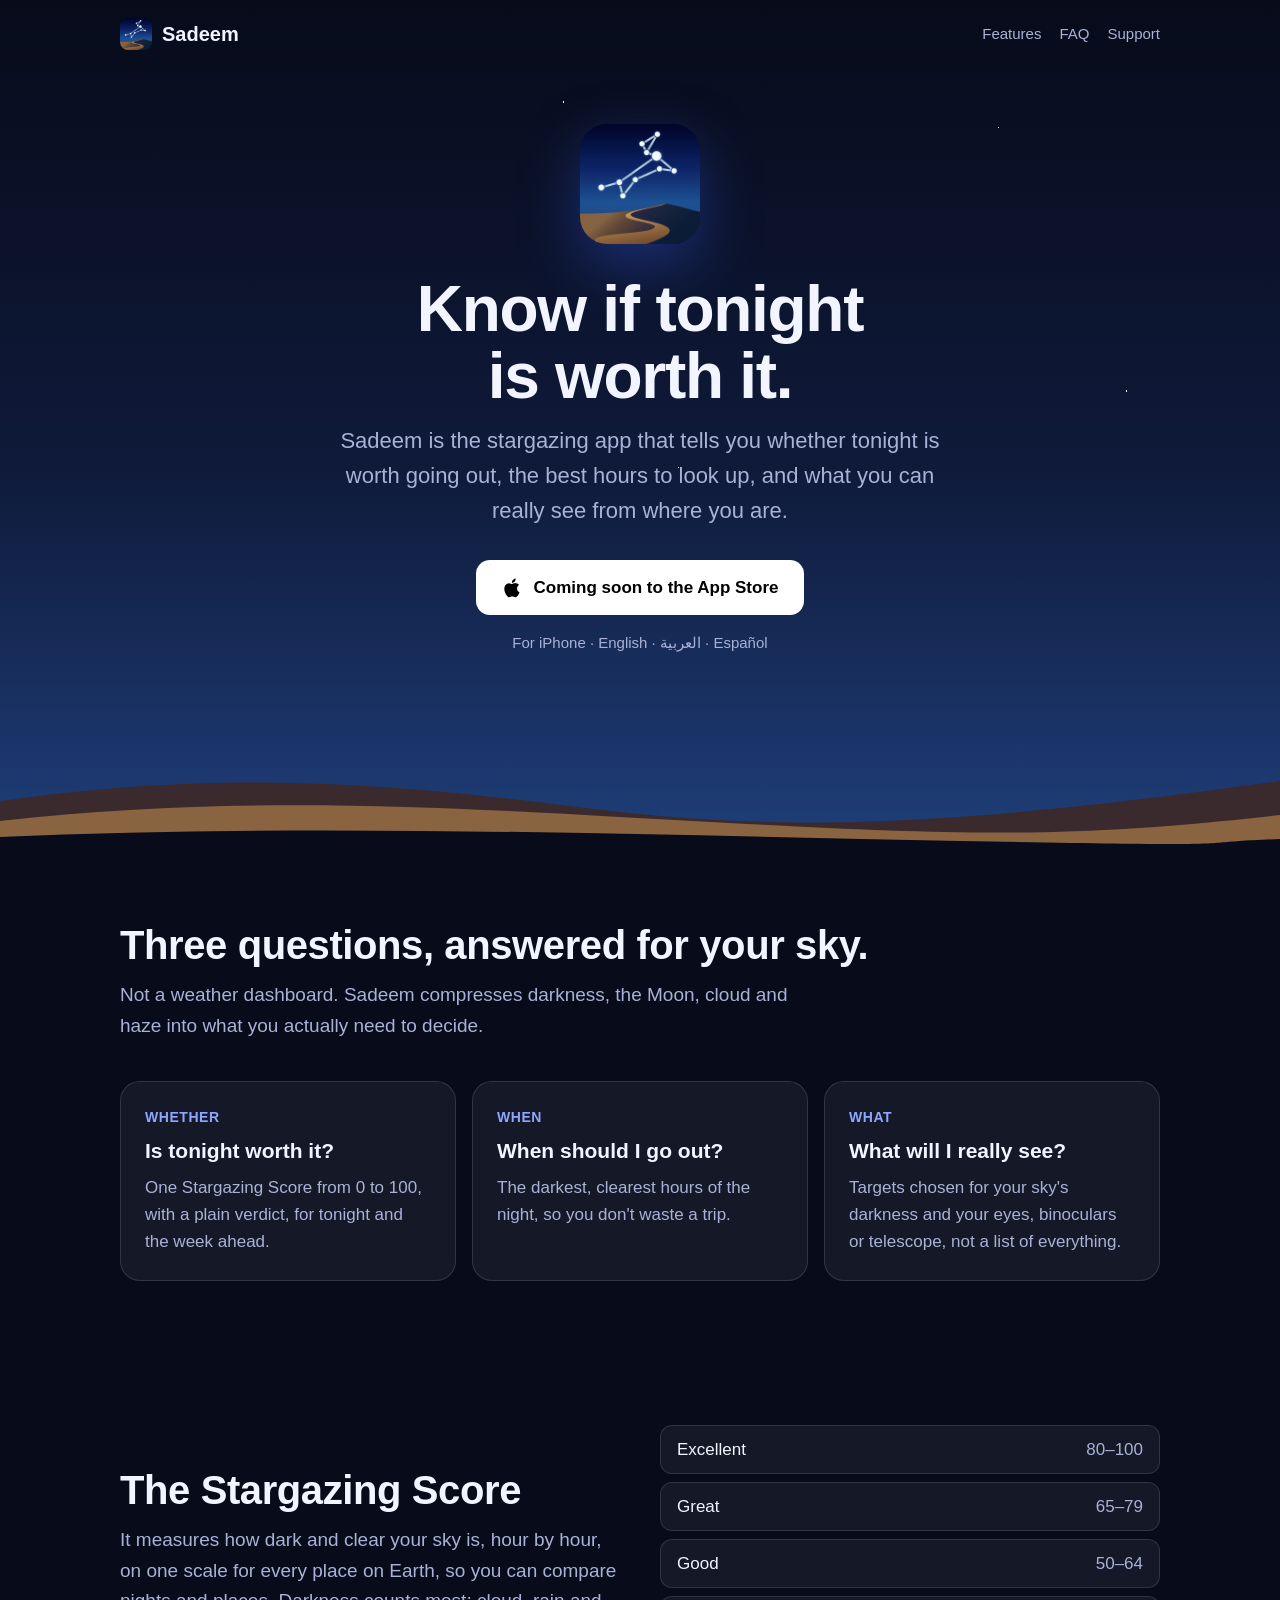
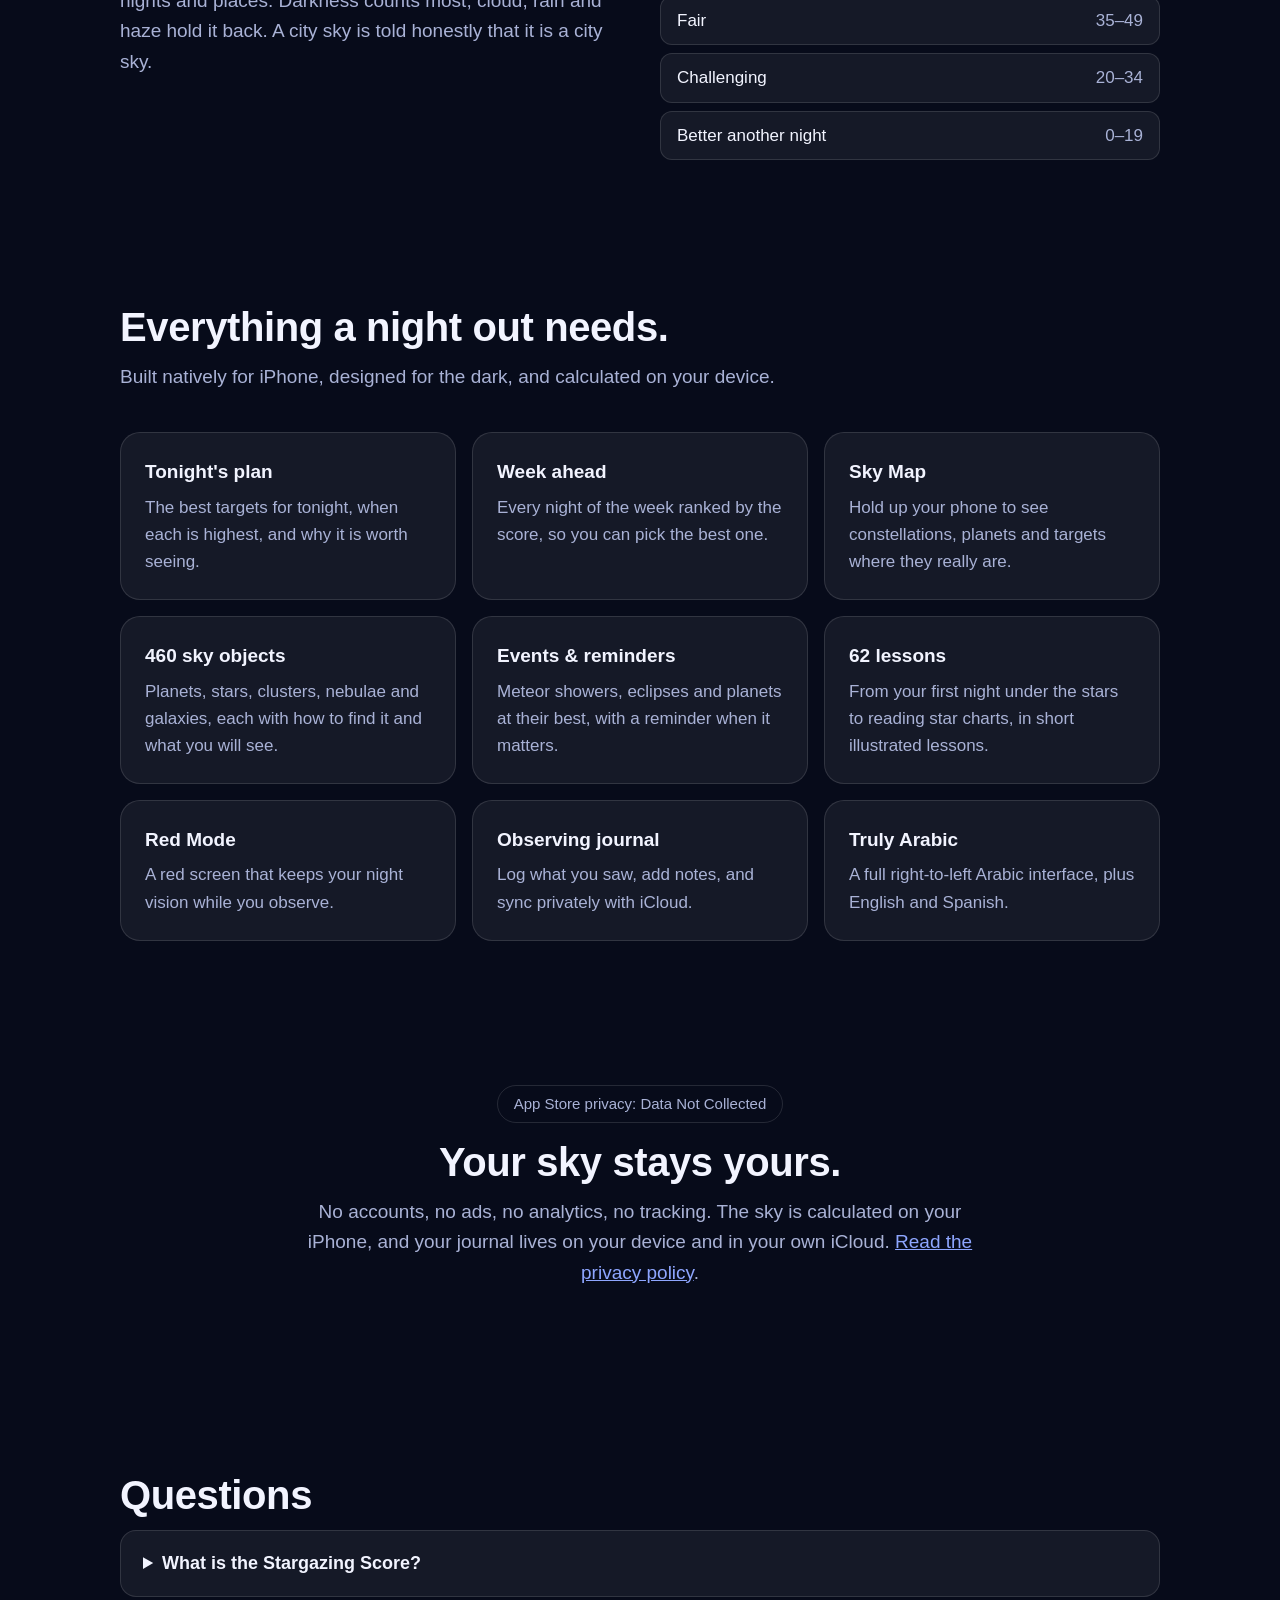
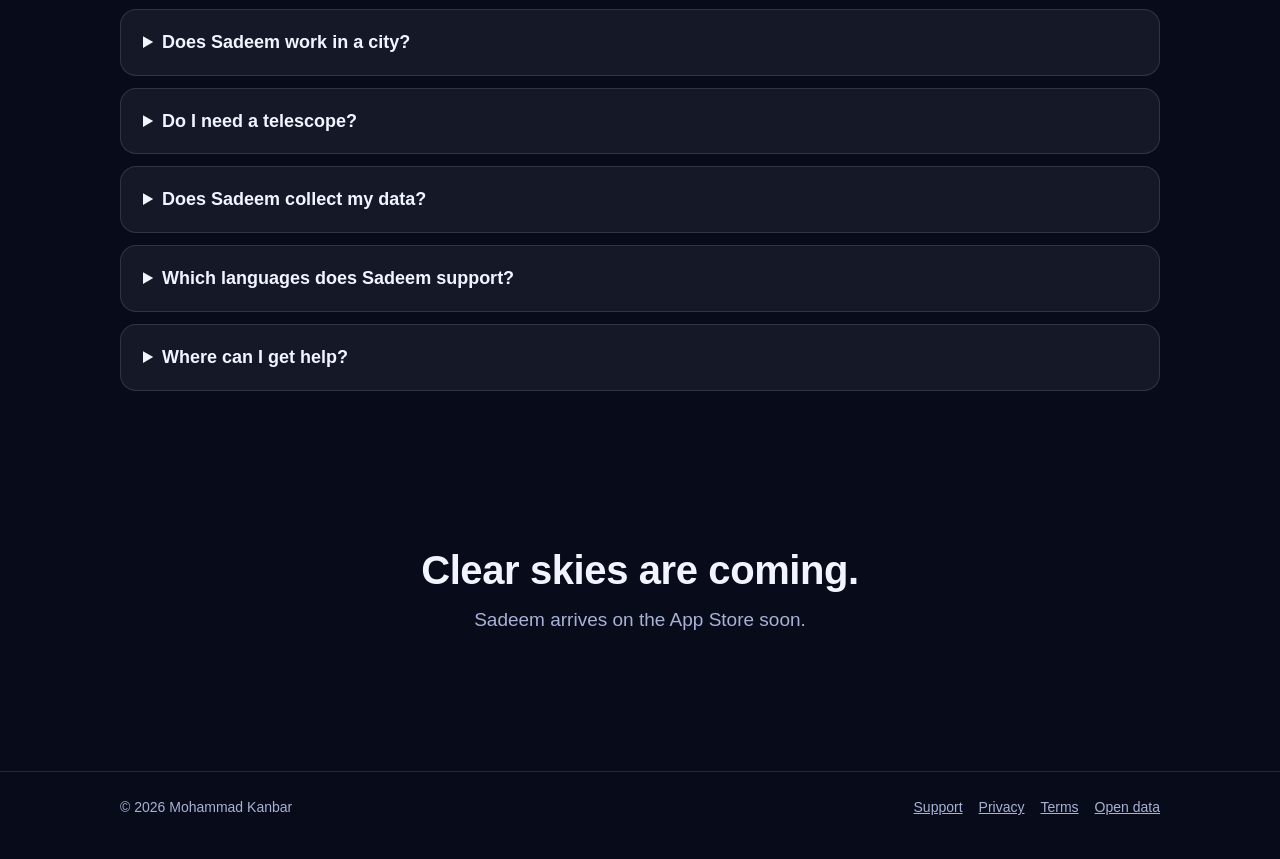
<file: index.html>
<!doctype html>
<html lang="en">
<head>
<meta charset="utf-8">
<meta name="viewport" content="width=device-width, initial-scale=1">
<title>Sadeem — Stargazing App &amp; Star Map for iPhone</title>
<meta name="description" content="Sadeem tells you if tonight is worth stargazing, the best hours to go out, and what you can really see from where you are: planets, stars, galaxies and meteor showers. In English, Arabic and Spanish.">
<link rel="canonical" href="https://sadeem-app.com/">
<link rel="icon" href="/img/favicon.png" type="image/png">
<link rel="apple-touch-icon" href="/img/apple-touch-icon.png">
<meta name="theme-color" content="#070b1a">
<meta property="og:type" content="website">
<meta property="og:site_name" content="Sadeem">
<meta property="og:title" content="Sadeem — Stargazing App &amp; Star Map">
<meta property="og:description" content="Is tonight worth stargazing? When should you go out, and what will you actually see? Sadeem answers for your sky.">
<meta property="og:url" content="https://sadeem-app.com/">
<meta property="og:image" content="https://sadeem-app.com/img/icon-512.png">
<meta name="twitter:card" content="summary">
<script type="application/ld+json">
{
  "@context": "https://schema.org",
  "@type": "MobileApplication",
  "name": "Sadeem: Stargazing & Star Map",
  "alternateName": "سديم",
  "operatingSystem": "iOS",
  "applicationCategory": "ReferenceApplication",
  "description": "A stargazing app that tells you whether tonight is worth observing, when, and what you can really see from your location.",
  "inLanguage": ["en", "ar", "es"],
  "image": "https://sadeem-app.com/img/icon-512.png",
  "url": "https://sadeem-app.com/",
  "author": { "@type": "Person", "name": "Mohammad Kanbar" }
}
</script>
<script type="application/ld+json">
{
  "@context": "https://schema.org",
  "@type": "FAQPage",
  "mainEntity": [
    { "@type": "Question", "name": "What is the Stargazing Score?",
      "acceptedAnswer": { "@type": "Answer", "text": "A number from 0 to 100 that measures how dark and clear your sky is, hour by hour. It counts the darkness of your site, twilight and the Moon most, and cloud, rain and haze limit it. Places and nights are scored on one scale, so you can compare them." } },
    { "@type": "Question", "name": "Does Sadeem work in a city?",
      "acceptedAnswer": { "@type": "Answer", "text": "Yes. Sadeem estimates the light pollution where you are and only recommends what you can realistically see, such as the Moon, planets and bright stars and clusters. It also tells you how much more a darker site would show." } },
    { "@type": "Question", "name": "Does Sadeem collect my data?",
      "acceptedAnswer": { "@type": "Answer", "text": "No. There are no accounts, ads, analytics or tracking. Your journal stays on your device and in your own iCloud if you turn sync on." } },
    { "@type": "Question", "name": "Which languages does Sadeem support?",
      "acceptedAnswer": { "@type": "Answer", "text": "English, Arabic and Spanish, including a full right-to-left Arabic interface." } }
  ]
}
</script>
<style>
:root {
  --night: #070b1a;
  --night-2: #0f1a3a;
  --dusk: #1f3f7a;
  --text: #f2f4ff;
  --muted: #a9b2d6;
  --card: rgba(255, 255, 255, 0.06);
  --line: rgba(255, 255, 255, 0.12);
  --accent: #8ea6ff;
  --sand: #c99a5b;
  color-scheme: dark;
}
* { box-sizing: border-box; }
html { scroll-behavior: smooth; }
@media (prefers-reduced-motion: reduce) { html { scroll-behavior: auto; } }
body {
  margin: 0; background: var(--night); color: var(--text);
  font: 17px/1.6 -apple-system, BlinkMacSystemFont, "SF Pro Text", "Segoe UI", Roboto, sans-serif;
  -webkit-font-smoothing: antialiased;
}
a { color: var(--accent); }
.wrap { max-width: 1080px; margin: 0 auto; padding: 0 20px; }
header.top { display: flex; align-items: center; justify-content: space-between; gap: 12px; padding: 18px 0; }
.brand { display: flex; align-items: center; gap: 10px; color: var(--text); text-decoration: none; font-weight: 700; font-size: 20px; }
.brand img { width: 32px; height: 32px; border-radius: 8px; }
header.top nav { display: flex; gap: 18px; flex-wrap: wrap; }
header.top nav a { color: var(--muted); text-decoration: none; font-size: 15px; }
header.top nav a:hover { color: var(--text); }

.sky {
  position: relative; overflow: hidden;
  background:
    radial-gradient(1px 1px at 12% 18%, #fff 50%, transparent 51%),
    radial-gradient(1px 1px at 28% 42%, #dfe6ff 50%, transparent 51%),
    radial-gradient(1.5px 1.5px at 44% 12%, #fff 50%, transparent 51%),
    radial-gradient(1px 1px at 63% 30%, #fff 50%, transparent 51%),
    radial-gradient(1px 1px at 78% 15%, #cfd8ff 50%, transparent 51%),
    radial-gradient(1.5px 1.5px at 88% 46%, #fff 50%, transparent 51%),
    radial-gradient(1px 1px at 7% 60%, #fff 50%, transparent 51%),
    radial-gradient(1px 1px at 53% 55%, #e6ebff 50%, transparent 51%),
    radial-gradient(1px 1px at 35% 70%, #fff 50%, transparent 51%),
    radial-gradient(1px 1px at 70% 66%, #fff 50%, transparent 51%),
    radial-gradient(1px 1px at 94% 72%, #dfe6ff 50%, transparent 51%),
    radial-gradient(1px 1px at 20% 84%, #fff 50%, transparent 51%),
    linear-gradient(180deg, var(--night) 0%, var(--night-2) 55%, var(--dusk) 100%);
}
.hero { position: relative; text-align: center; padding: 56px 0 180px; }
.hero .icon { width: 120px; height: 120px; border-radius: 27px; box-shadow: 0 20px 60px rgba(60, 100, 255, 0.35); }
.hero h1 { font-size: clamp(40px, 7vw, 64px); line-height: 1.05; margin: 24px 0 12px; letter-spacing: -0.02em; }
.hero p.lead { font-size: clamp(18px, 2.4vw, 22px); color: var(--muted); max-width: 640px; margin: 0 auto; }
.cta { display: inline-flex; align-items: center; gap: 10px; margin-top: 32px; padding: 14px 26px; border-radius: 14px;
  background: #fff; color: #000; text-decoration: none; font-weight: 600; font-size: 17px; }
.cta svg { width: 22px; height: 22px; }
.cta[aria-disabled="true"] { cursor: default; }
.langs { margin-top: 16px; color: var(--muted); font-size: 15px; }
.dunes { position: absolute; left: 0; right: 0; bottom: -1px; width: 100%; height: 140px; display: block; }

section { padding: 72px 0; }
section h2 { font-size: clamp(28px, 4vw, 40px); line-height: 1.15; margin: 0 0 12px; letter-spacing: -0.01em; }
section p.sub { color: var(--muted); font-size: 19px; max-width: 680px; margin: 0 0 40px; }

.questions { display: grid; grid-template-columns: repeat(auto-fit, minmax(220px, 1fr)); gap: 16px; }
.q { background: var(--card); border: 1px solid var(--line); border-radius: 20px; padding: 24px; }
.q .n { font-size: 14px; color: var(--accent); font-weight: 600; letter-spacing: 0.04em; text-transform: uppercase; }
.q h3 { margin: 6px 0 6px; font-size: 21px; }
.q p { margin: 0; color: var(--muted); }

.score { display: grid; grid-template-columns: minmax(0, 1fr) minmax(0, 1fr); gap: 40px; align-items: center; }
.bands { list-style: none; padding: 0; margin: 0; display: grid; gap: 8px; }
.bands li { display: flex; justify-content: space-between; gap: 12px; background: var(--card); border: 1px solid var(--line);
  border-radius: 12px; padding: 10px 16px; }
.bands span:last-child { color: var(--muted); font-variant-numeric: tabular-nums; }

.features { display: grid; grid-template-columns: repeat(auto-fit, minmax(260px, 1fr)); gap: 16px; }
.f { background: var(--card); border: 1px solid var(--line); border-radius: 20px; padding: 24px; }
.f h3 { margin: 0 0 6px; font-size: 19px; }
.f p { margin: 0; color: var(--muted); }

.privacy { text-align: center; }
.privacy .badge { display: inline-block; border: 1px solid var(--line); border-radius: 999px; padding: 6px 16px; color: var(--muted); font-size: 15px; margin-bottom: 16px; }
.privacy p.sub { margin-left: auto; margin-right: auto; }

details { background: var(--card); border: 1px solid var(--line); border-radius: 16px; padding: 18px 22px; margin-bottom: 12px; }
summary { cursor: pointer; font-weight: 600; font-size: 18px; }
details p { color: var(--muted); margin: 10px 0 0; }

.final { text-align: center; padding-bottom: 96px; }
footer { border-top: 1px solid var(--line); color: var(--muted); font-size: 14px; padding: 24px 0 40px; }
footer .wrap { display: flex; flex-wrap: wrap; justify-content: space-between; gap: 12px; }
footer nav { display: flex; gap: 16px; flex-wrap: wrap; }
footer a { color: var(--muted); }

@media (max-width: 720px) {
  .score { grid-template-columns: 1fr; }
  .hero { padding-bottom: 140px; }
  section { padding: 56px 0; }
}
</style>
</head>
<body>

<div class="sky">
  <div class="wrap">
    <header class="top">
      <a class="brand" href="/"><img src="/img/apple-touch-icon.png" alt="" width="32" height="32">Sadeem</a>
      <nav><a href="#features">Features</a><a href="#faq">FAQ</a><a href="/support/">Support</a></nav>
    </header>
    <div class="hero">
      <img class="icon" src="/img/icon-512.png" alt="Sadeem app icon: a constellation over desert dunes" width="120" height="120">
      <h1>Know if tonight<br>is worth it.</h1>
      <p class="lead">Sadeem is the stargazing app that tells you whether tonight is worth going out, the best hours to look up, and what you can really see from where you are.</p>
      <a class="cta" href="#notify" aria-disabled="true">
        <svg viewBox="0 0 24 24" aria-hidden="true"><path fill="currentColor" d="M16.4 12.6c0-2.6 2.1-3.8 2.2-3.9-1.2-1.8-3.1-2-3.7-2-1.6-.2-3.1.9-3.9.9-.8 0-2-.9-3.4-.9-1.7 0-3.3 1-4.2 2.6-1.8 3.1-.5 7.7 1.3 10.2.9 1.2 1.9 2.6 3.2 2.6 1.3-.1 1.8-.8 3.3-.8s2 .8 3.4.8c1.4 0 2.3-1.3 3.1-2.5 1-1.4 1.4-2.8 1.4-2.9 0 0-2.7-1-2.7-4.1zM13.9 4.9c.7-.9 1.2-2 1-3.2-1 0-2.3.7-3 1.6-.7.8-1.3 2-1.1 3.1 1.1.1 2.3-.6 3.1-1.5z"/></svg>
        Coming soon to the App Store
      </a>
      <p class="langs">For iPhone · English · العربية · Español</p>
    </div>
  </div>
  <svg class="dunes" viewBox="0 0 1440 140" preserveAspectRatio="none" aria-hidden="true">
    <path d="M0 90 C 240 60, 420 70, 640 95 S 1040 120, 1440 70 L1440 140 L0 140 Z" fill="#3a2a2e"/>
    <path d="M0 110 C 300 80, 560 100, 820 112 S 1200 128, 1440 104 L1440 140 L0 140 Z" fill="#8a6440"/>
    <path d="M0 126 C 360 112, 720 124, 1080 130 S 1320 132, 1440 128 L1440 140 L0 140 Z" fill="#070b1a"/>
  </svg>
</div>

<main>
  <section>
    <div class="wrap">
      <h2>Three questions, answered for your sky.</h2>
      <p class="sub">Not a weather dashboard. Sadeem compresses darkness, the Moon, cloud and haze into what you actually need to decide.</p>
      <div class="questions">
        <div class="q"><div class="n">Whether</div><h3>Is tonight worth it?</h3><p>One Stargazing Score from 0 to 100, with a plain verdict, for tonight and the week ahead.</p></div>
        <div class="q"><div class="n">When</div><h3>When should I go out?</h3><p>The darkest, clearest hours of the night, so you don't waste a trip.</p></div>
        <div class="q"><div class="n">What</div><h3>What will I really see?</h3><p>Targets chosen for your sky's darkness and your eyes, binoculars or telescope, not a list of everything.</p></div>
      </div>
    </div>
  </section>

  <section>
    <div class="wrap score">
      <div>
        <h2>The Stargazing Score</h2>
        <p class="sub">It measures how dark and clear your sky is, hour by hour, on one scale for every place on Earth, so you can compare nights and places. Darkness counts most; cloud, rain and haze hold it back. A city sky is told honestly that it is a city sky.</p>
      </div>
      <ul class="bands" aria-label="Score bands">
        <li><span>Excellent</span><span>80–100</span></li>
        <li><span>Great</span><span>65–79</span></li>
        <li><span>Good</span><span>50–64</span></li>
        <li><span>Fair</span><span>35–49</span></li>
        <li><span>Challenging</span><span>20–34</span></li>
        <li><span>Better another night</span><span>0–19</span></li>
      </ul>
    </div>
  </section>

  <section id="features">
    <div class="wrap">
      <h2>Everything a night out needs.</h2>
      <p class="sub">Built natively for iPhone, designed for the dark, and calculated on your device.</p>
      <div class="features">
        <div class="f"><h3>Tonight's plan</h3><p>The best targets for tonight, when each is highest, and why it is worth seeing.</p></div>
        <div class="f"><h3>Week ahead</h3><p>Every night of the week ranked by the score, so you can pick the best one.</p></div>
        <div class="f"><h3>Sky Map</h3><p>Hold up your phone to see constellations, planets and targets where they really are.</p></div>
        <div class="f"><h3>460 sky objects</h3><p>Planets, stars, clusters, nebulae and galaxies, each with how to find it and what you will see.</p></div>
        <div class="f"><h3>Events &amp; reminders</h3><p>Meteor showers, eclipses and planets at their best, with a reminder when it matters.</p></div>
        <div class="f"><h3>62 lessons</h3><p>From your first night under the stars to reading star charts, in short illustrated lessons.</p></div>
        <div class="f"><h3>Red Mode</h3><p>A red screen that keeps your night vision while you observe.</p></div>
        <div class="f"><h3>Observing journal</h3><p>Log what you saw, add notes, and sync privately with iCloud.</p></div>
        <div class="f"><h3>Truly Arabic</h3><p>A full right-to-left Arabic interface, plus English and Spanish.</p></div>
      </div>
    </div>
  </section>

  <section class="privacy">
    <div class="wrap">
      <div class="badge">App Store privacy: Data Not Collected</div>
      <h2>Your sky stays yours.</h2>
      <p class="sub">No accounts, no ads, no analytics, no tracking. The sky is calculated on your iPhone, and your journal lives on your device and in your own iCloud. <a href="/privacy/">Read the privacy policy</a>.</p>
    </div>
  </section>

  <section id="faq">
    <div class="wrap">
      <h2>Questions</h2>
      <details><summary>What is the Stargazing Score?</summary><p>A number from 0 to 100 that measures how dark and clear your sky is, hour by hour. It counts the darkness of your site, twilight and the Moon most, and cloud, rain and haze limit it. Places and nights are scored on one scale, so you can compare them.</p></details>
      <details><summary>Does Sadeem work in a city?</summary><p>Yes. Sadeem estimates the light pollution where you are and only recommends what you can realistically see, such as the Moon, planets and bright stars and clusters. It also tells you how much more a darker site would show.</p></details>
      <details><summary>Do I need a telescope?</summary><p>No. Sadeem plans for your eyes first, and also for binoculars and telescopes.</p></details>
      <details><summary>Does Sadeem collect my data?</summary><p>No. There are no accounts, ads, analytics or tracking. Your journal stays on your device and in your own iCloud if you turn sync on.</p></details>
      <details><summary>Which languages does Sadeem support?</summary><p>English, Arabic and Spanish, including a full right-to-left Arabic interface.</p></details>
      <details><summary>Where can I get help?</summary><p>Visit <a href="/support/">Support</a> or email <a href="mailto:support@sadeem-app.com">support@sadeem-app.com</a>.</p></details>
    </div>
  </section>

  <section class="final" id="notify">
    <div class="wrap">
      <h2>Clear skies are coming.</h2>
      <p class="sub" style="margin-left:auto;margin-right:auto">Sadeem arrives on the App Store soon.</p>
    </div>
  </section>
</main>

<footer>
  <div class="wrap">
    <span>© 2026 Mohammad Kanbar</span>
    <nav><a href="/support/">Support</a><a href="/privacy/">Privacy</a><a href="/terms/">Terms</a><a href="/data/">Open data</a></nav>
  </div>
</footer>
</body>
</html>
</file>
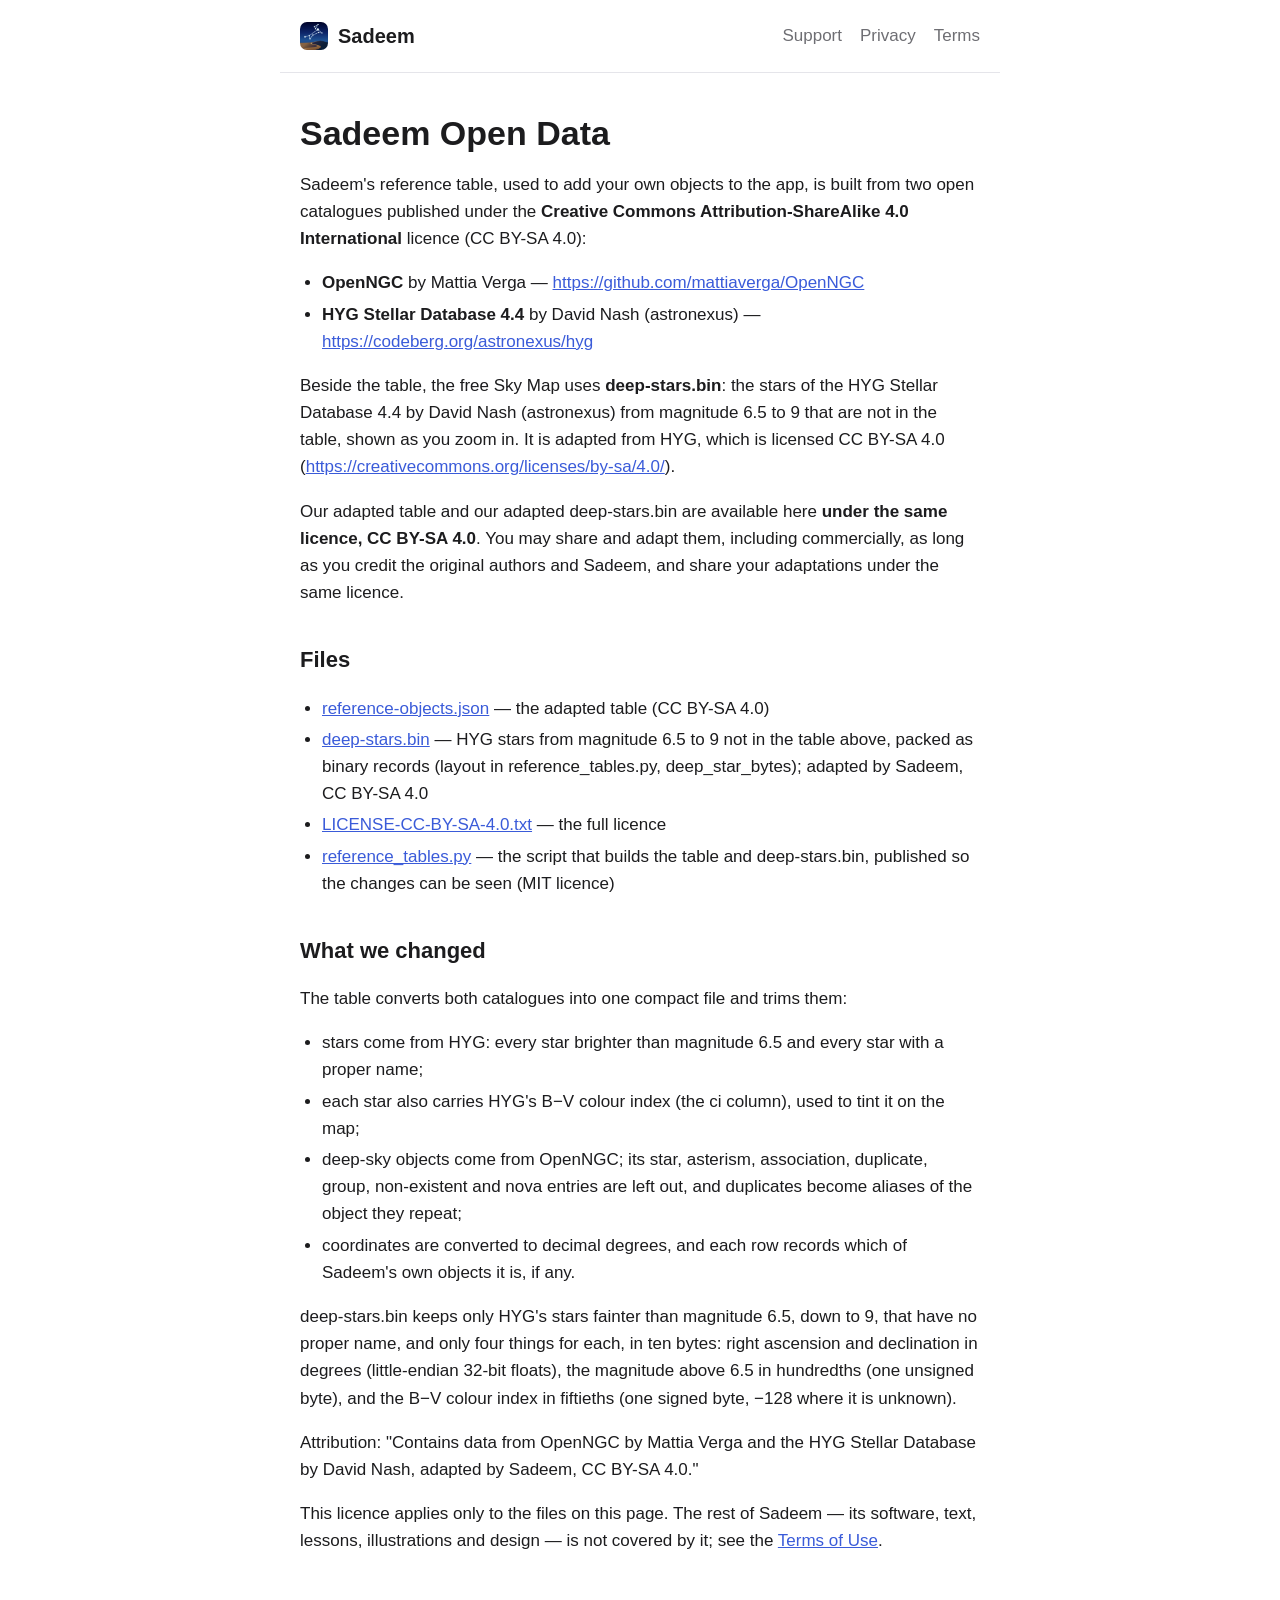
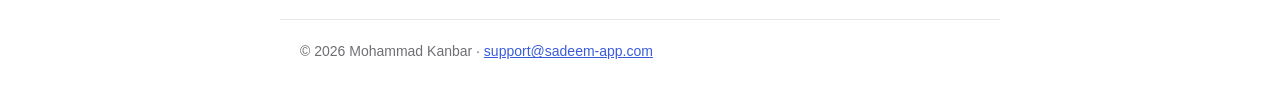
<file: data/index.html>
<!doctype html>
<html lang="en">
<head>
<meta charset="utf-8">
<meta name="viewport" content="width=device-width, initial-scale=1">
<title>Open Data — Sadeem</title>
<link rel="icon" href="/img/favicon.png" type="image/png">
<link rel="apple-touch-icon" href="/img/apple-touch-icon.png">
<link rel="stylesheet" href="/style.css">
</head>
<body>
<header><a class="brand" href="/"><img src="/img/apple-touch-icon.png" alt="" width="28" height="28">Sadeem</a>
<nav><a href="/support/">Support</a><a href="/privacy/">Privacy</a><a href="/terms/">Terms</a></nav></header>
<main>
<h1>Sadeem Open Data</h1>
<p>Sadeem's reference table, used to add your own objects to the app, is built from two open catalogues published under the <strong>Creative Commons Attribution-ShareAlike 4.0 International</strong> licence (CC BY-SA 4.0):</p>
<ul><li><strong>OpenNGC</strong> by Mattia Verga — <a href="https://github.com/mattiaverga/OpenNGC">https://github.com/mattiaverga/OpenNGC</a></li><li><strong>HYG Stellar Database 4.4</strong> by David Nash (astronexus) — <a href="https://codeberg.org/astronexus/hyg">https://codeberg.org/astronexus/hyg</a></li></ul>
<p>Beside the table, the free Sky Map uses <strong>deep-stars.bin</strong>: the stars of the HYG Stellar Database 4.4 by David Nash (astronexus) from magnitude 6.5 to 9 that are not in the table, shown as you zoom in. It is adapted from HYG, which is licensed CC BY-SA 4.0 (<a href="https://creativecommons.org/licenses/by-sa/4.0/">https://creativecommons.org/licenses/by-sa/4.0/</a>).</p>
<p>Our adapted table and our adapted deep-stars.bin are available here <strong>under the same licence, CC BY-SA 4.0</strong>. You may share and adapt them, including commercially, as long as you credit the original authors and Sadeem, and share your adaptations under the same licence.</p>
<h2>Files</h2>
<ul><li><a href="/data/reference-objects.json">reference-objects.json</a> — the adapted table (CC BY-SA 4.0)</li><li><a href="/data/deep-stars.bin">deep-stars.bin</a> — HYG stars from magnitude 6.5 to 9 not in the table above, packed as binary records (layout in reference_tables.py, deep_star_bytes); adapted by Sadeem, CC BY-SA 4.0</li><li><a href="/data/LICENSE-CC-BY-SA-4.0.txt">LICENSE-CC-BY-SA-4.0.txt</a> — the full licence</li><li><a href="/data/reference_tables.py">reference_tables.py</a> — the script that builds the table and deep-stars.bin, published so the changes can be seen (MIT licence)</li></ul>
<h2>What we changed</h2>
<p>The table converts both catalogues into one compact file and trims them:</p>
<ul><li>stars come from HYG: every star brighter than magnitude 6.5 and every star with a proper name;</li><li>each star also carries HYG's B−V colour index (the ci column), used to tint it on the map;</li><li>deep-sky objects come from OpenNGC; its star, asterism, association, duplicate, group, non-existent and nova entries are left out, and duplicates become aliases of the object they repeat;</li><li>coordinates are converted to decimal degrees, and each row records which of Sadeem's own objects it is, if any.</li></ul>
<p>deep-stars.bin keeps only HYG's stars fainter than magnitude 6.5, down to 9, that have no proper name, and only four things for each, in ten bytes: right ascension and declination in degrees (little-endian 32-bit floats), the magnitude above 6.5 in hundredths (one unsigned byte), and the B−V colour index in fiftieths (one signed byte, −128 where it is unknown).</p>
<p>Attribution: "Contains data from OpenNGC by Mattia Verga and the HYG Stellar Database by David Nash, adapted by Sadeem, CC BY-SA 4.0."</p>
<p>This licence applies only to the files on this page. The rest of Sadeem — its software, text, lessons, illustrations and design — is not covered by it; see the <a href="/terms/">Terms of Use</a>.</p>
</main>
<footer>© 2026 Mohammad Kanbar · <a href="mailto:support@sadeem-app.com">support@sadeem-app.com</a></footer>
</body>
</html>
</file>
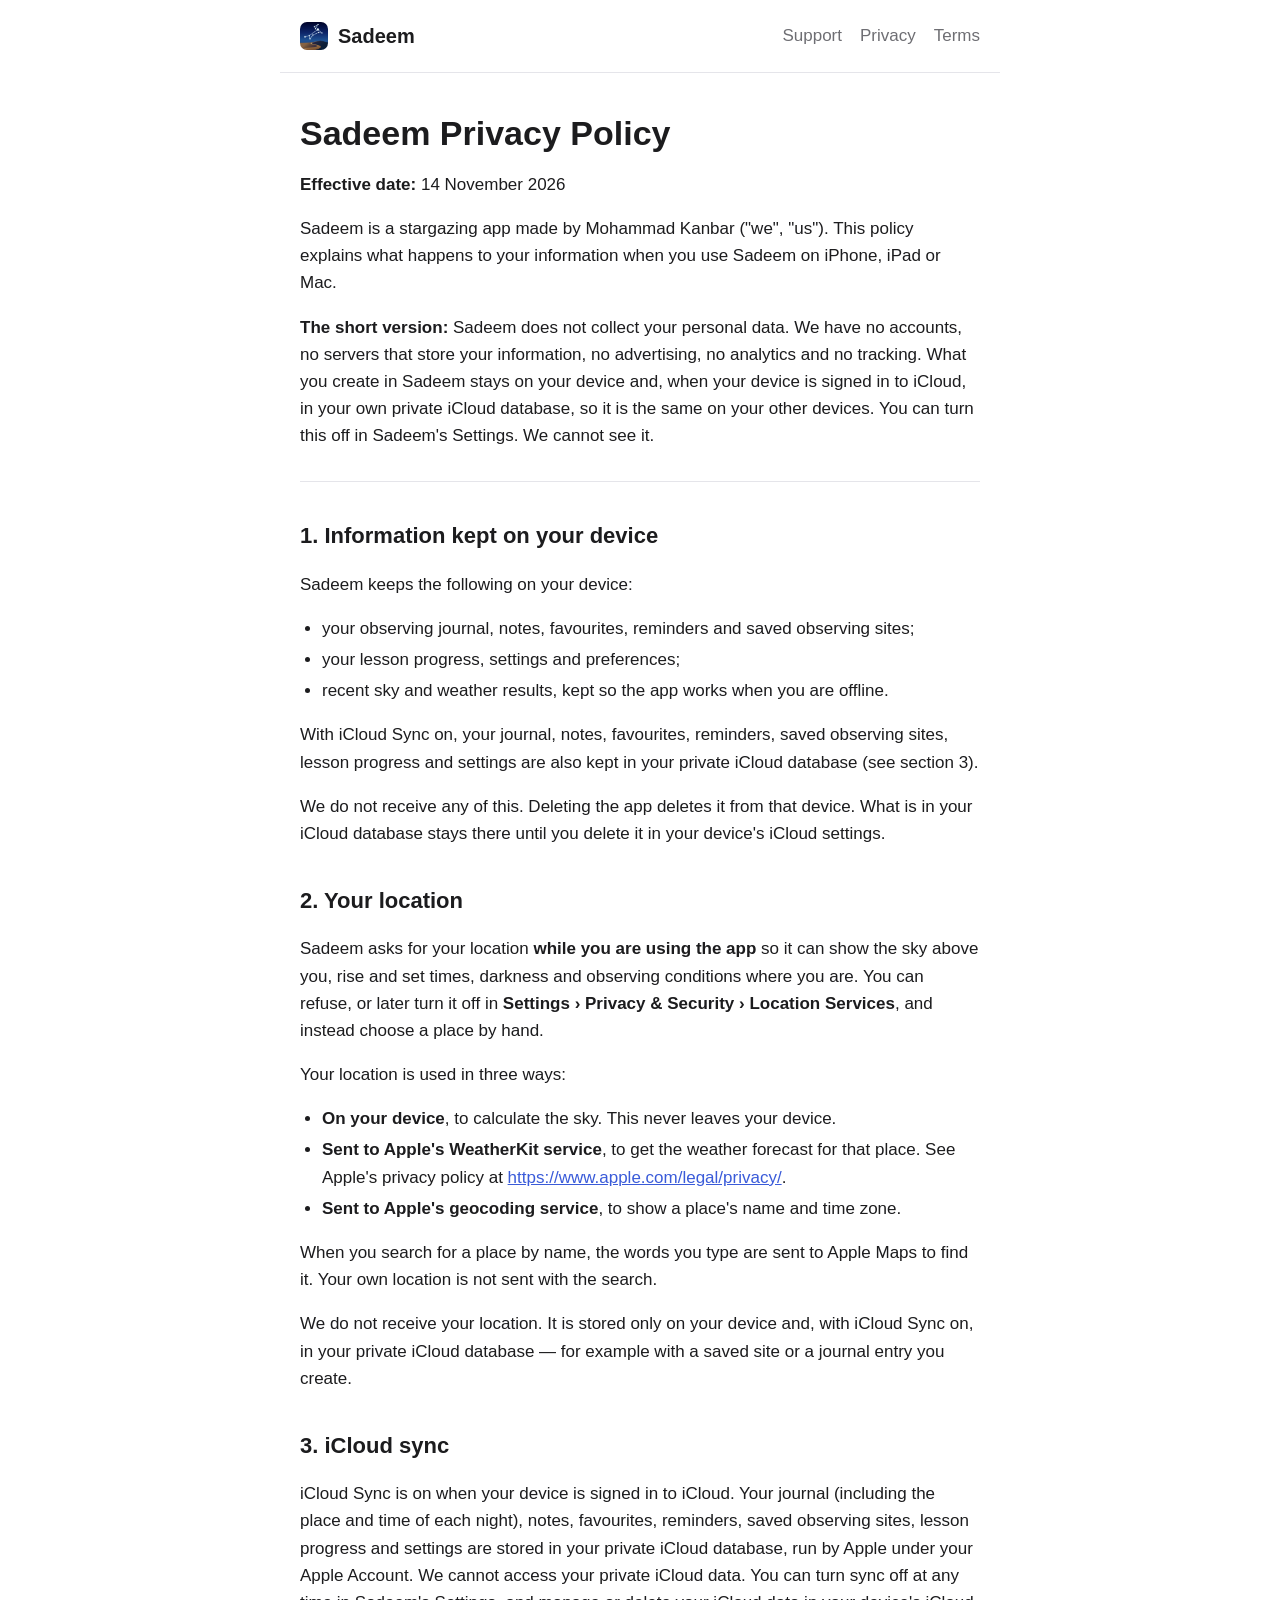
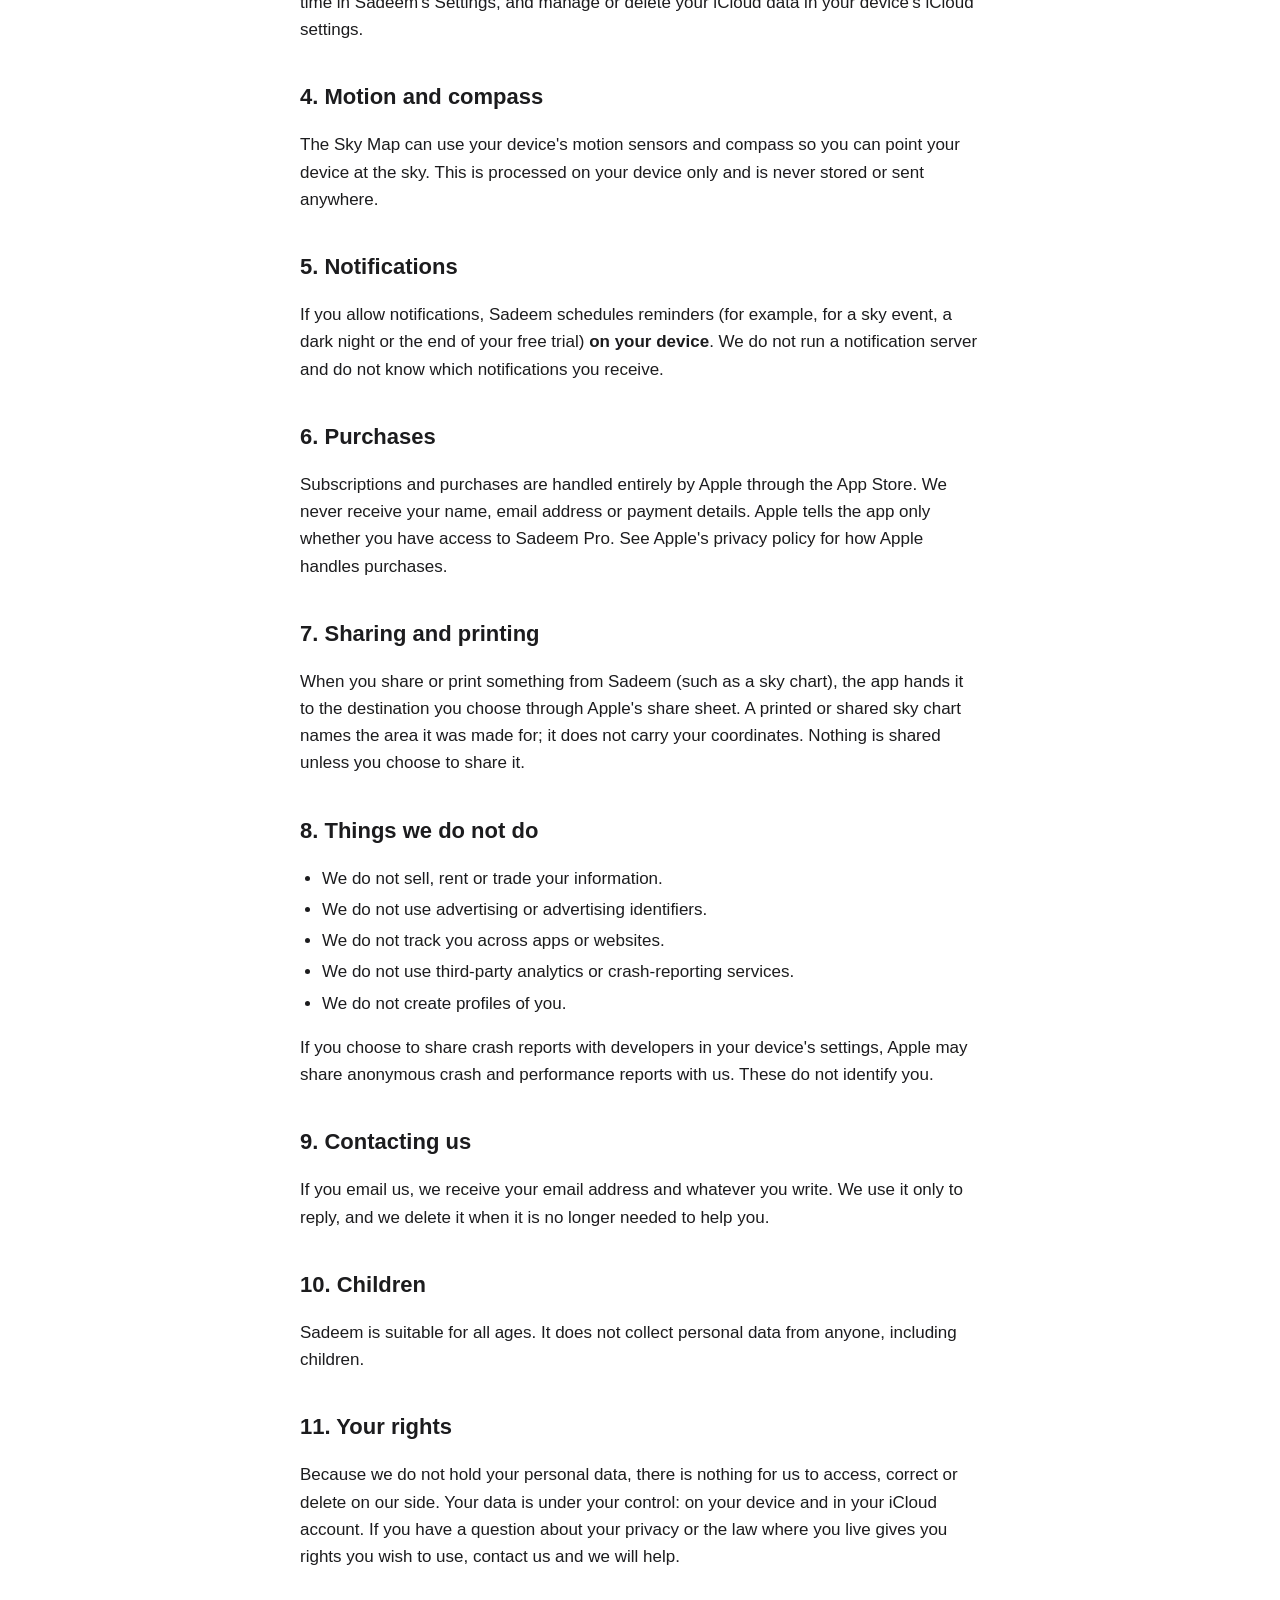
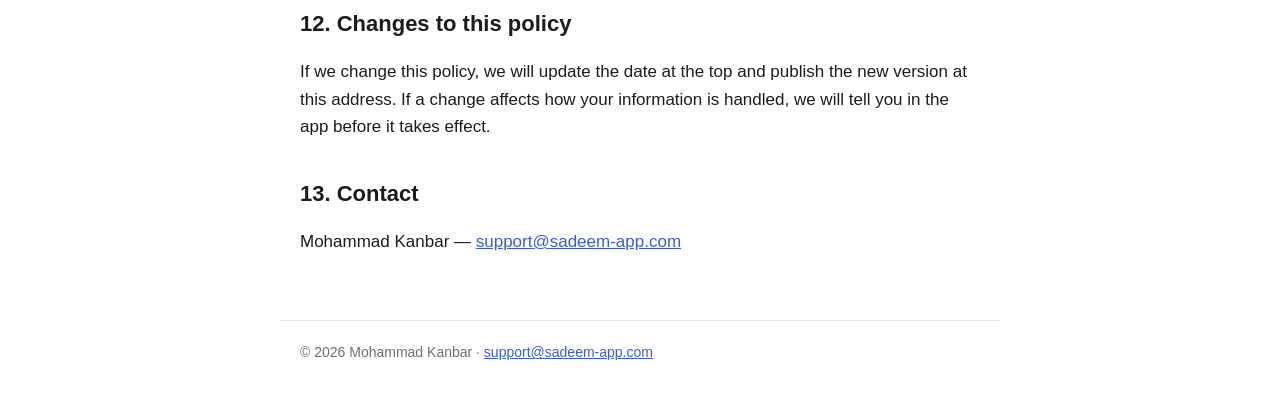
<file: privacy/index.html>
<!doctype html>
<html lang="en">
<head>
<meta charset="utf-8">
<meta name="viewport" content="width=device-width, initial-scale=1">
<title>Privacy Policy — Sadeem</title>
<link rel="icon" href="/img/favicon.png" type="image/png">
<link rel="apple-touch-icon" href="/img/apple-touch-icon.png">
<link rel="stylesheet" href="/style.css">
</head>
<body>
<header><a class="brand" href="/"><img src="/img/apple-touch-icon.png" alt="" width="28" height="28">Sadeem</a>
<nav><a href="/support/">Support</a><a href="/privacy/">Privacy</a><a href="/terms/">Terms</a></nav></header>
<main>
<h1>Sadeem Privacy Policy</h1>
<p><strong>Effective date:</strong> 14 November 2026</p>
<p>Sadeem is a stargazing app made by Mohammad Kanbar ("we", "us"). This policy explains what happens to your information when you use Sadeem on iPhone, iPad or Mac.</p>
<p><strong>The short version:</strong> Sadeem does not collect your personal data. We have no accounts, no servers that store your information, no advertising, no analytics and no tracking. What you create in Sadeem stays on your device and, when your device is signed in to iCloud, in your own private iCloud database, so it is the same on your other devices. You can turn this off in Sadeem's Settings. We cannot see it.</p>
<hr>
<h2>1. Information kept on your device</h2>
<p>Sadeem keeps the following on your device:</p>
<ul><li>your observing journal, notes, favourites, reminders and saved observing sites;</li><li>your lesson progress, settings and preferences;</li><li>recent sky and weather results, kept so the app works when you are offline.</li></ul>
<p>With iCloud Sync on, your journal, notes, favourites, reminders, saved observing sites, lesson progress and settings are also kept in your private iCloud database (see section 3).</p>
<p>We do not receive any of this. Deleting the app deletes it from that device. What is in your iCloud database stays there until you delete it in your device's iCloud settings.</p>
<h2>2. Your location</h2>
<p>Sadeem asks for your location <strong>while you are using the app</strong> so it can show the sky above you, rise and set times, darkness and observing conditions where you are. You can refuse, or later turn it off in <strong>Settings › Privacy &amp; Security › Location Services</strong>, and instead choose a place by hand.</p>
<p>Your location is used in three ways:</p>
<ul><li><strong>On your device</strong>, to calculate the sky. This never leaves your device.</li><li><strong>Sent to Apple's WeatherKit service</strong>, to get the weather forecast for that place. See Apple's privacy policy at <a href="https://www.apple.com/legal/privacy/">https://www.apple.com/legal/privacy/</a>.</li><li><strong>Sent to Apple's geocoding service</strong>, to show a place's name and time zone.</li></ul>
<p>When you search for a place by name, the words you type are sent to Apple Maps to find it. Your own location is not sent with the search.</p>
<p>We do not receive your location. It is stored only on your device and, with iCloud Sync on, in your private iCloud database — for example with a saved site or a journal entry you create.</p>
<h2>3. iCloud sync</h2>
<p>iCloud Sync is on when your device is signed in to iCloud. Your journal (including the place and time of each night), notes, favourites, reminders, saved observing sites, lesson progress and settings are stored in your private iCloud database, run by Apple under your Apple Account. We cannot access your private iCloud data. You can turn sync off at any time in Sadeem's Settings, and manage or delete your iCloud data in your device's iCloud settings.</p>
<h2>4. Motion and compass</h2>
<p>The Sky Map can use your device's motion sensors and compass so you can point your device at the sky. This is processed on your device only and is never stored or sent anywhere.</p>
<h2>5. Notifications</h2>
<p>If you allow notifications, Sadeem schedules reminders (for example, for a sky event, a dark night or the end of your free trial) <strong>on your device</strong>. We do not run a notification server and do not know which notifications you receive.</p>
<h2>6. Purchases</h2>
<p>Subscriptions and purchases are handled entirely by Apple through the App Store. We never receive your name, email address or payment details. Apple tells the app only whether you have access to Sadeem Pro. See Apple's privacy policy for how Apple handles purchases.</p>
<h2>7. Sharing and printing</h2>
<p>When you share or print something from Sadeem (such as a sky chart), the app hands it to the destination you choose through Apple's share sheet. A printed or shared sky chart names the area it was made for; it does not carry your coordinates. Nothing is shared unless you choose to share it.</p>
<h2>8. Things we do not do</h2>
<ul><li>We do not sell, rent or trade your information.</li><li>We do not use advertising or advertising identifiers.</li><li>We do not track you across apps or websites.</li><li>We do not use third-party analytics or crash-reporting services.</li><li>We do not create profiles of you.</li></ul>
<p>If you choose to share crash reports with developers in your device's settings, Apple may share anonymous crash and performance reports with us. These do not identify you.</p>
<h2>9. Contacting us</h2>
<p>If you email us, we receive your email address and whatever you write. We use it only to reply, and we delete it when it is no longer needed to help you.</p>
<h2>10. Children</h2>
<p>Sadeem is suitable for all ages. It does not collect personal data from anyone, including children.</p>
<h2>11. Your rights</h2>
<p>Because we do not hold your personal data, there is nothing for us to access, correct or delete on our side. Your data is under your control: on your device and in your iCloud account. If you have a question about your privacy or the law where you live gives you rights you wish to use, contact us and we will help.</p>
<h2>12. Changes to this policy</h2>
<p>If we change this policy, we will update the date at the top and publish the new version at this address. If a change affects how your information is handled, we will tell you in the app before it takes effect.</p>
<h2>13. Contact</h2>
<p>Mohammad Kanbar — <a href="mailto:support@sadeem-app.com">support@sadeem-app.com</a></p>
</main>
<footer>© 2026 Mohammad Kanbar · <a href="mailto:support@sadeem-app.com">support@sadeem-app.com</a></footer>
</body>
</html>
</file>
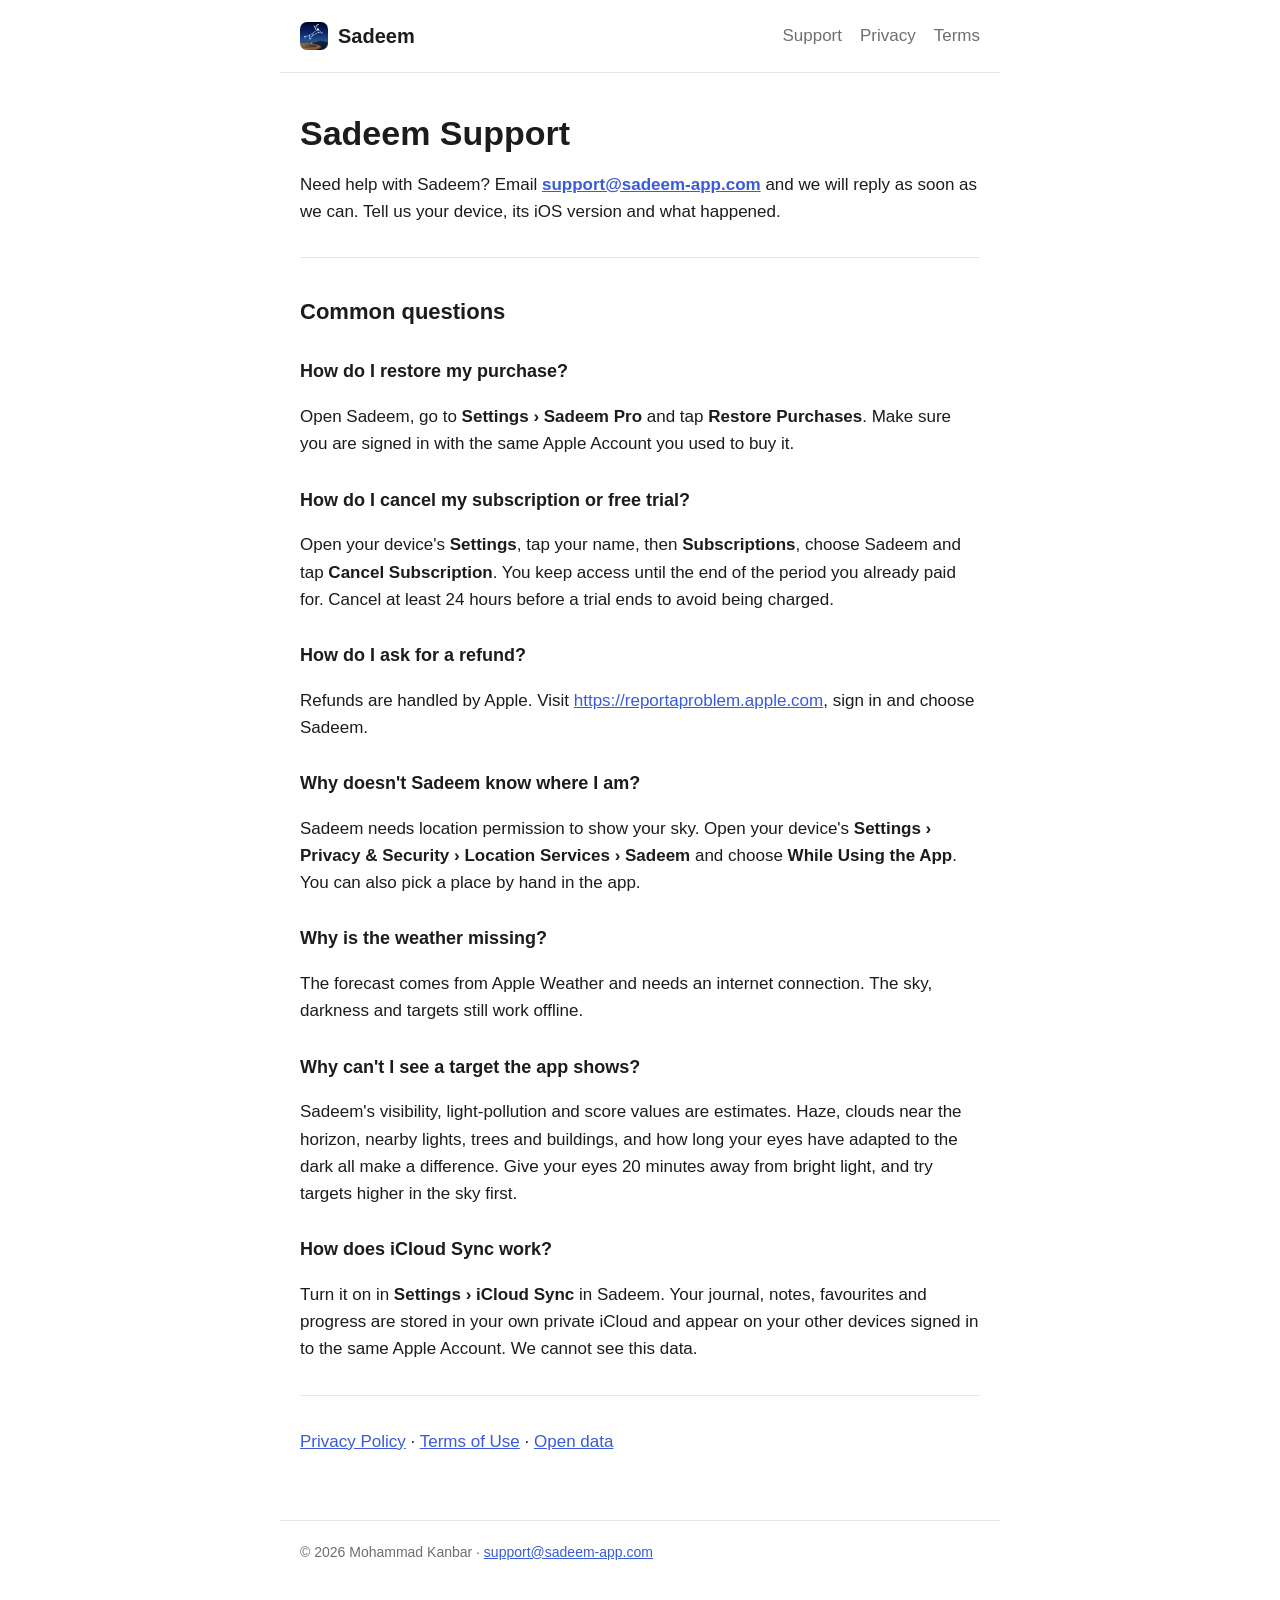
<file: support/index.html>
<!doctype html>
<html lang="en">
<head>
<meta charset="utf-8">
<meta name="viewport" content="width=device-width, initial-scale=1">
<title>Support — Sadeem</title>
<link rel="icon" href="/img/favicon.png" type="image/png">
<link rel="apple-touch-icon" href="/img/apple-touch-icon.png">
<link rel="stylesheet" href="/style.css">
</head>
<body>
<header><a class="brand" href="/"><img src="/img/apple-touch-icon.png" alt="" width="28" height="28">Sadeem</a>
<nav><a href="/support/">Support</a><a href="/privacy/">Privacy</a><a href="/terms/">Terms</a></nav></header>
<main>
<h1>Sadeem Support</h1>
<p>Need help with Sadeem? Email <strong><a href="mailto:support@sadeem-app.com">support@sadeem-app.com</a></strong> and we will reply as soon as we can. Tell us your device, its iOS version and what happened.</p>
<hr>
<h2>Common questions</h2>
<h3>How do I restore my purchase?</h3>
<p>Open Sadeem, go to <strong>Settings › Sadeem Pro</strong> and tap <strong>Restore Purchases</strong>. Make sure you are signed in with the same Apple Account you used to buy it.</p>
<h3>How do I cancel my subscription or free trial?</h3>
<p>Open your device's <strong>Settings</strong>, tap your name, then <strong>Subscriptions</strong>, choose Sadeem and tap <strong>Cancel Subscription</strong>. You keep access until the end of the period you already paid for. Cancel at least 24 hours before a trial ends to avoid being charged.</p>
<h3>How do I ask for a refund?</h3>
<p>Refunds are handled by Apple. Visit <a href="https://reportaproblem.apple.com">https://reportaproblem.apple.com</a>, sign in and choose Sadeem.</p>
<h3>Why doesn't Sadeem know where I am?</h3>
<p>Sadeem needs location permission to show your sky. Open your device's <strong>Settings › Privacy &amp; Security › Location Services › Sadeem</strong> and choose <strong>While Using the App</strong>. You can also pick a place by hand in the app.</p>
<h3>Why is the weather missing?</h3>
<p>The forecast comes from Apple Weather and needs an internet connection. The sky, darkness and targets still work offline.</p>
<h3>Why can't I see a target the app shows?</h3>
<p>Sadeem's visibility, light-pollution and score values are estimates. Haze, clouds near the horizon, nearby lights, trees and buildings, and how long your eyes have adapted to the dark all make a difference. Give your eyes 20 minutes away from bright light, and try targets higher in the sky first.</p>
<h3>How does iCloud Sync work?</h3>
<p>Turn it on in <strong>Settings › iCloud Sync</strong> in Sadeem. Your journal, notes, favourites and progress are stored in your own private iCloud and appear on your other devices signed in to the same Apple Account. We cannot see this data.</p>
<hr>
<p><a href="/privacy/">Privacy Policy</a> · <a href="/terms/">Terms of Use</a> · <a href="/data/">Open data</a></p>
</main>
<footer>© 2026 Mohammad Kanbar · <a href="mailto:support@sadeem-app.com">support@sadeem-app.com</a></footer>
</body>
</html>
</file>
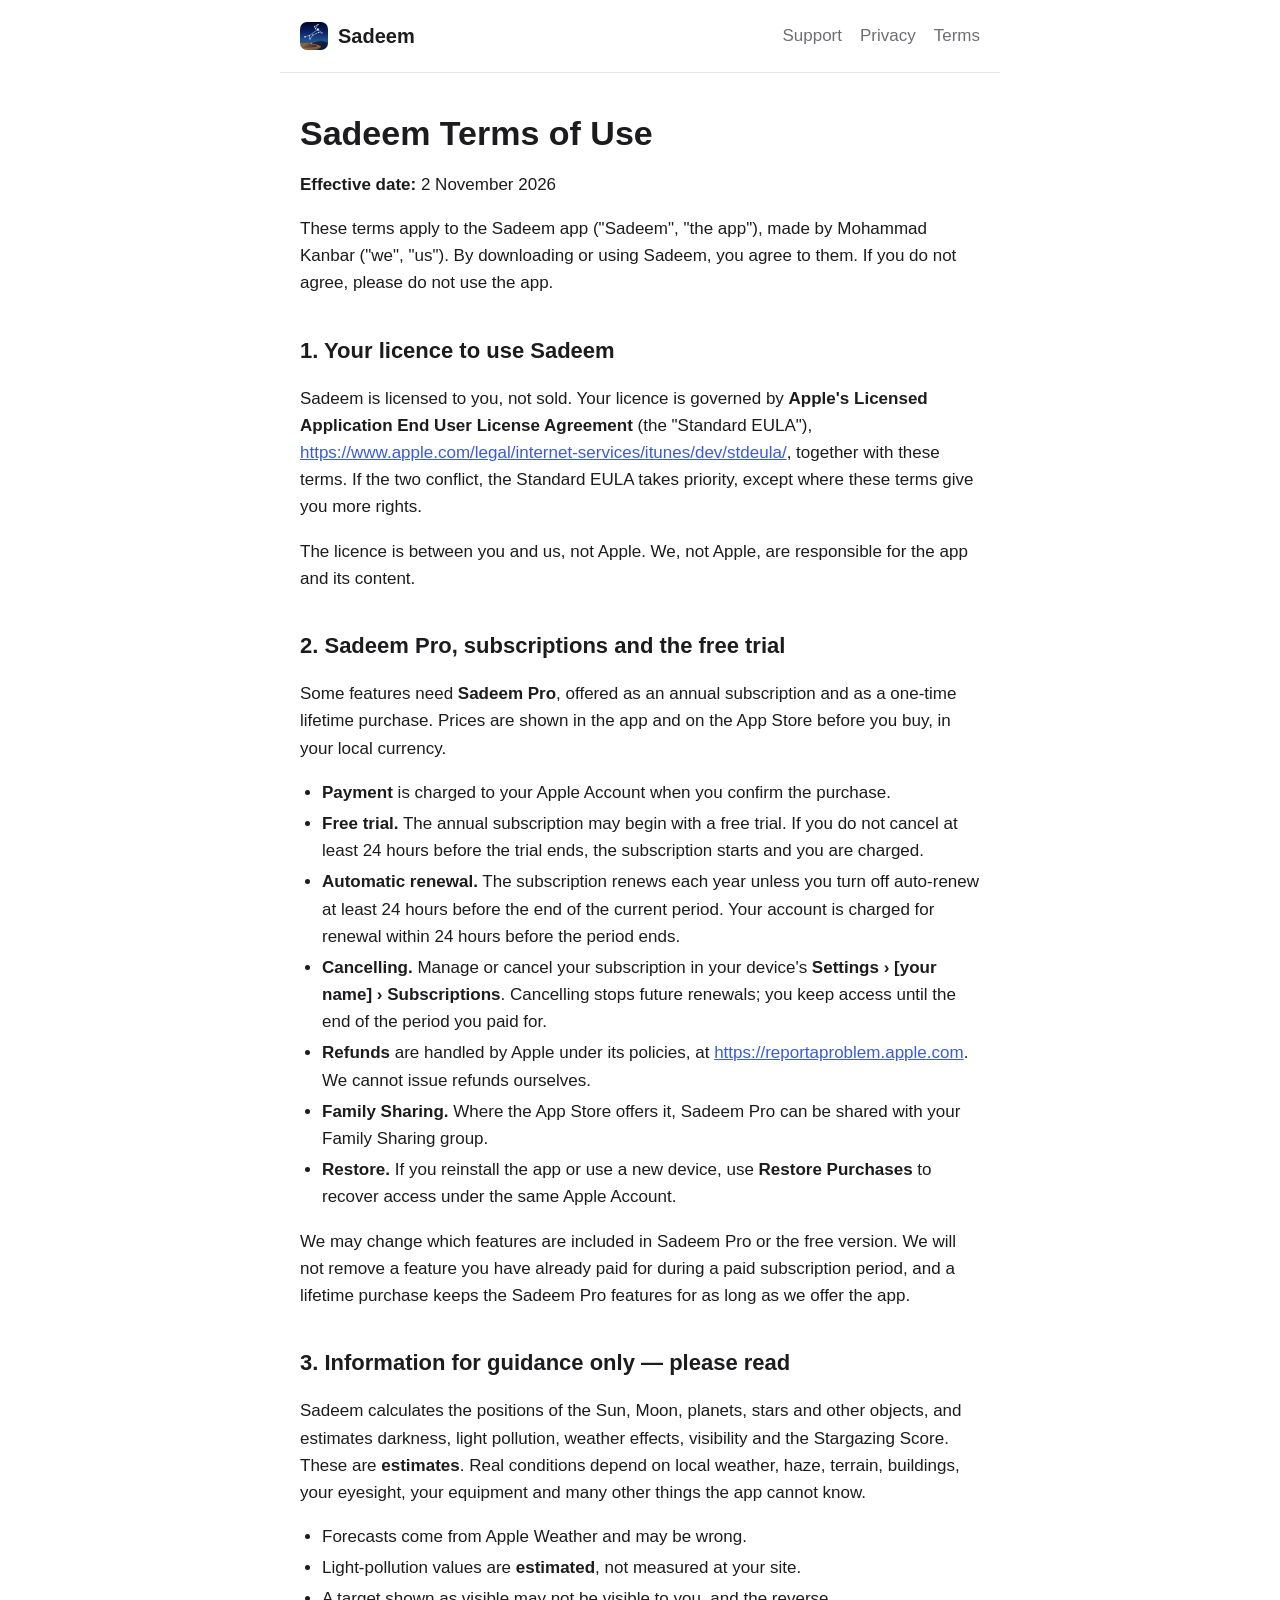
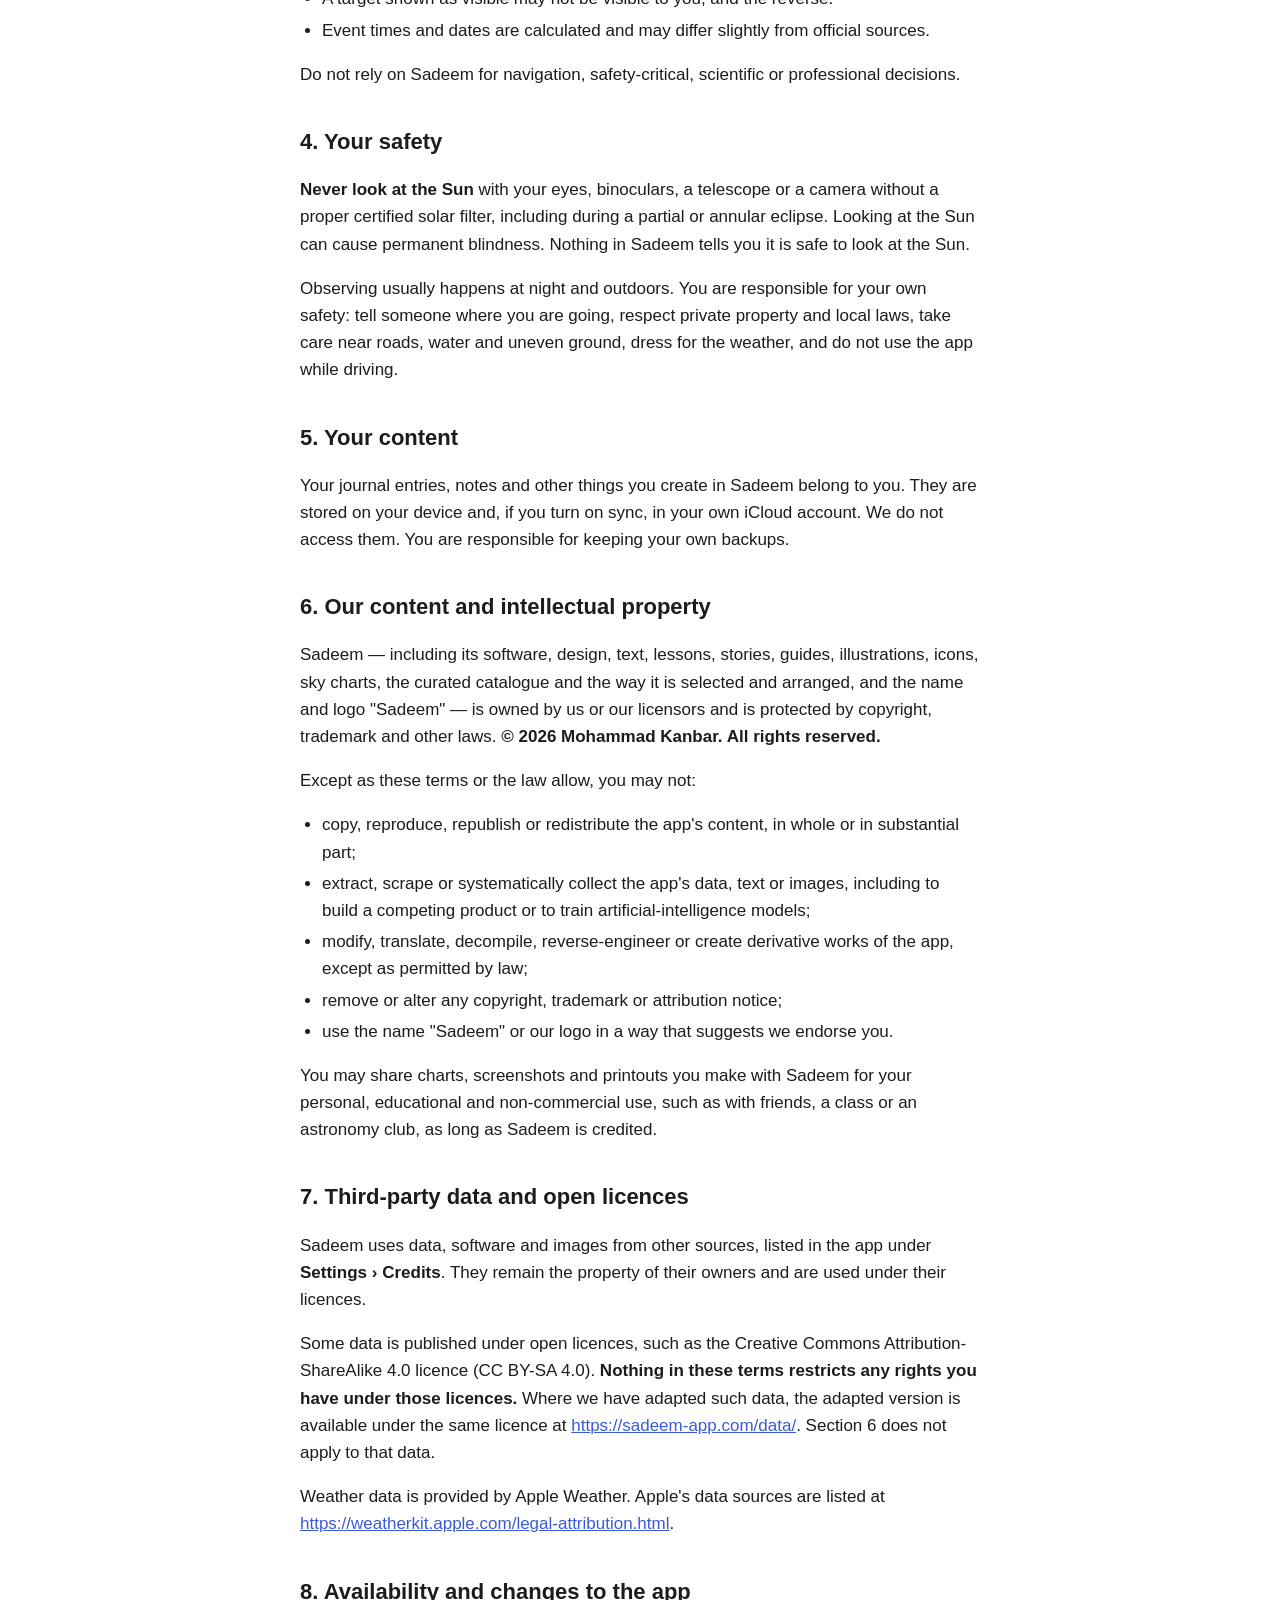
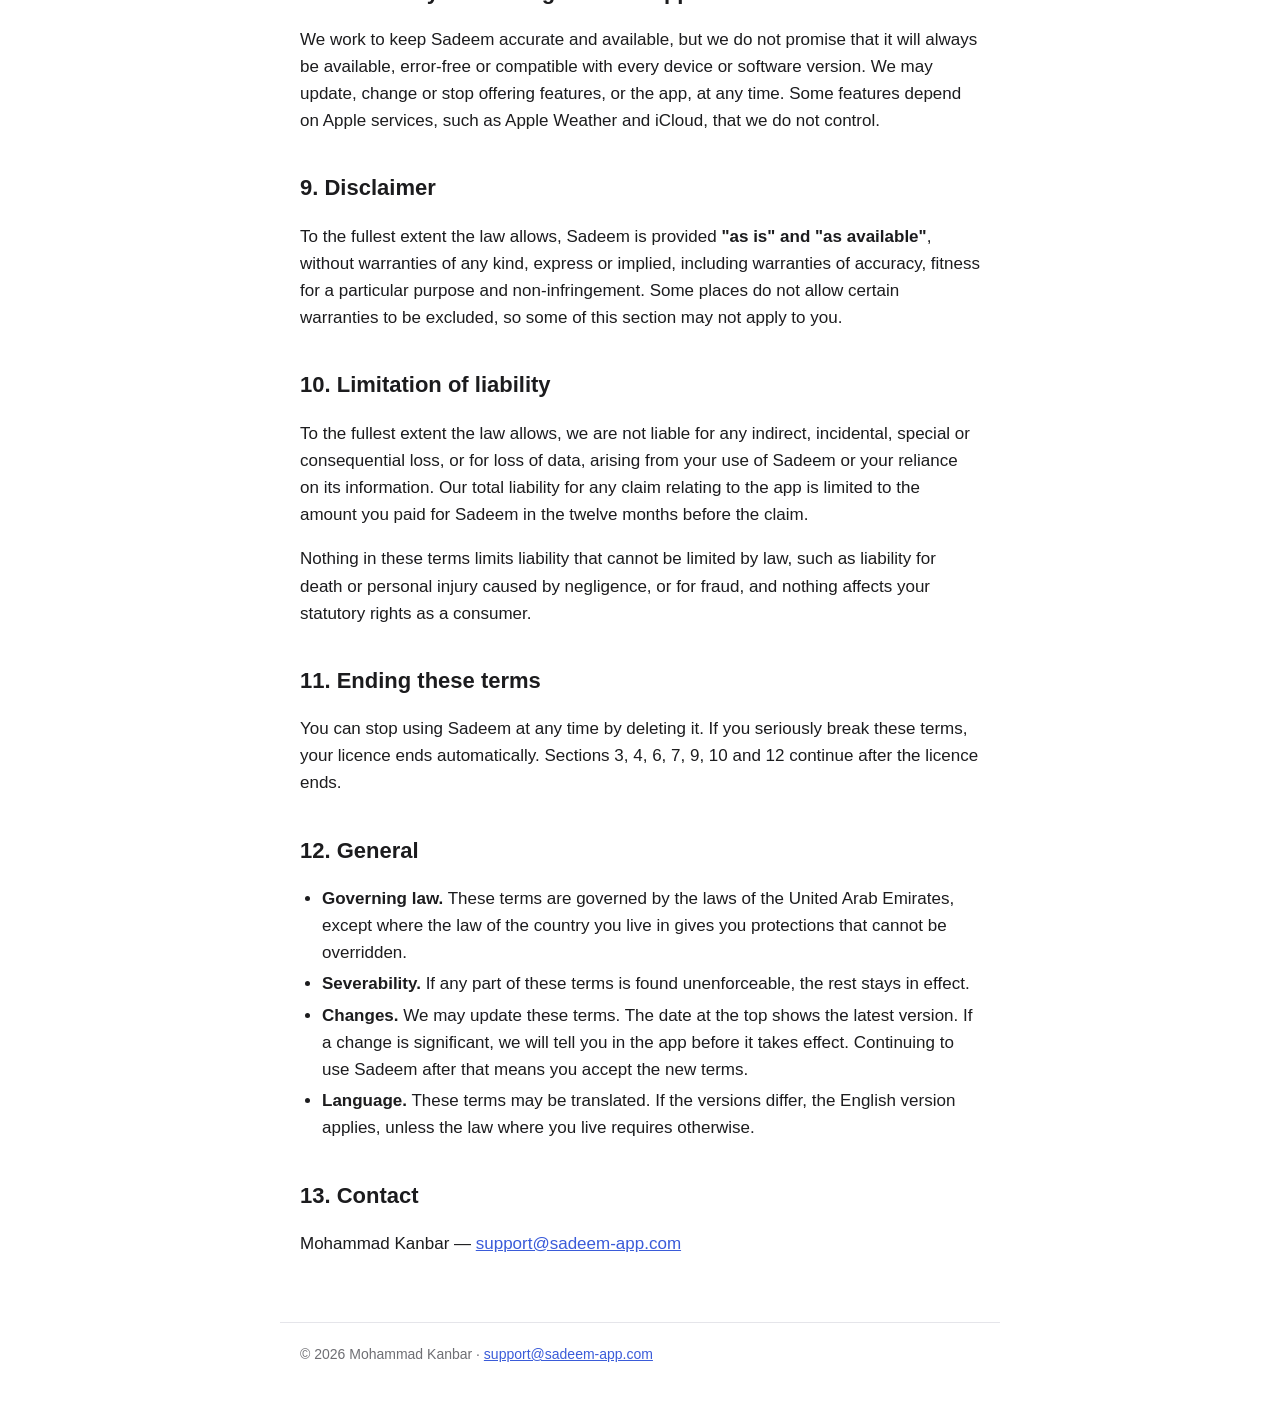
<file: terms/index.html>
<!doctype html>
<html lang="en">
<head>
<meta charset="utf-8">
<meta name="viewport" content="width=device-width, initial-scale=1">
<title>Terms of Use — Sadeem</title>
<link rel="icon" href="/img/favicon.png" type="image/png">
<link rel="apple-touch-icon" href="/img/apple-touch-icon.png">
<link rel="stylesheet" href="/style.css">
</head>
<body>
<header><a class="brand" href="/"><img src="/img/apple-touch-icon.png" alt="" width="28" height="28">Sadeem</a>
<nav><a href="/support/">Support</a><a href="/privacy/">Privacy</a><a href="/terms/">Terms</a></nav></header>
<main>
<h1>Sadeem Terms of Use</h1>
<p><strong>Effective date:</strong> 2 November 2026</p>
<p>These terms apply to the Sadeem app ("Sadeem", "the app"), made by Mohammad Kanbar ("we", "us"). By downloading or using Sadeem, you agree to them. If you do not agree, please do not use the app.</p>
<h2>1. Your licence to use Sadeem</h2>
<p>Sadeem is licensed to you, not sold. Your licence is governed by <strong>Apple's Licensed Application End User License Agreement</strong> (the "Standard EULA"), <a href="https://www.apple.com/legal/internet-services/itunes/dev/stdeula/">https://www.apple.com/legal/internet-services/itunes/dev/stdeula/</a>, together with these terms. If the two conflict, the Standard EULA takes priority, except where these terms give you more rights.</p>
<p>The licence is between you and us, not Apple. We, not Apple, are responsible for the app and its content.</p>
<h2>2. Sadeem Pro, subscriptions and the free trial</h2>
<p>Some features need <strong>Sadeem Pro</strong>, offered as an annual subscription and as a one-time lifetime purchase. Prices are shown in the app and on the App Store before you buy, in your local currency.</p>
<ul><li><strong>Payment</strong> is charged to your Apple Account when you confirm the purchase.</li><li><strong>Free trial.</strong> The annual subscription may begin with a free trial. If you do not cancel at least 24 hours before the trial ends, the subscription starts and you are charged.</li><li><strong>Automatic renewal.</strong> The subscription renews each year unless you turn off auto-renew at least 24 hours before the end of the current period. Your account is charged for renewal within 24 hours before the period ends.</li><li><strong>Cancelling.</strong> Manage or cancel your subscription in your device's <strong>Settings › [your name] › Subscriptions</strong>. Cancelling stops future renewals; you keep access until the end of the period you paid for.</li><li><strong>Refunds</strong> are handled by Apple under its policies, at <a href="https://reportaproblem.apple.com">https://reportaproblem.apple.com</a>. We cannot issue refunds ourselves.</li><li><strong>Family Sharing.</strong> Where the App Store offers it, Sadeem Pro can be shared with your Family Sharing group.</li><li><strong>Restore.</strong> If you reinstall the app or use a new device, use <strong>Restore Purchases</strong> to recover access under the same Apple Account.</li></ul>
<p>We may change which features are included in Sadeem Pro or the free version. We will not remove a feature you have already paid for during a paid subscription period, and a lifetime purchase keeps the Sadeem Pro features for as long as we offer the app.</p>
<h2>3. Information for guidance only — please read</h2>
<p>Sadeem calculates the positions of the Sun, Moon, planets, stars and other objects, and estimates darkness, light pollution, weather effects, visibility and the Stargazing Score. These are <strong>estimates</strong>. Real conditions depend on local weather, haze, terrain, buildings, your eyesight, your equipment and many other things the app cannot know.</p>
<ul><li>Forecasts come from Apple Weather and may be wrong.</li><li>Light-pollution values are <strong>estimated</strong>, not measured at your site.</li><li>A target shown as visible may not be visible to you, and the reverse.</li><li>Event times and dates are calculated and may differ slightly from official sources.</li></ul>
<p>Do not rely on Sadeem for navigation, safety-critical, scientific or professional decisions.</p>
<h2>4. Your safety</h2>
<p><strong>Never look at the Sun</strong> with your eyes, binoculars, a telescope or a camera without a proper certified solar filter, including during a partial or annular eclipse. Looking at the Sun can cause permanent blindness. Nothing in Sadeem tells you it is safe to look at the Sun.</p>
<p>Observing usually happens at night and outdoors. You are responsible for your own safety: tell someone where you are going, respect private property and local laws, take care near roads, water and uneven ground, dress for the weather, and do not use the app while driving.</p>
<h2>5. Your content</h2>
<p>Your journal entries, notes and other things you create in Sadeem belong to you. They are stored on your device and, if you turn on sync, in your own iCloud account. We do not access them. You are responsible for keeping your own backups.</p>
<h2>6. Our content and intellectual property</h2>
<p>Sadeem — including its software, design, text, lessons, stories, guides, illustrations, icons, sky charts, the curated catalogue and the way it is selected and arranged, and the name and logo "Sadeem" — is owned by us or our licensors and is protected by copyright, trademark and other laws. <strong>© 2026 Mohammad Kanbar. All rights reserved.</strong></p>
<p>Except as these terms or the law allow, you may not:</p>
<ul><li>copy, reproduce, republish or redistribute the app's content, in whole or in substantial part;</li><li>extract, scrape or systematically collect the app's data, text or images, including to build a competing product or to train artificial-intelligence models;</li><li>modify, translate, decompile, reverse-engineer or create derivative works of the app, except as permitted by law;</li><li>remove or alter any copyright, trademark or attribution notice;</li><li>use the name "Sadeem" or our logo in a way that suggests we endorse you.</li></ul>
<p>You may share charts, screenshots and printouts you make with Sadeem for your personal, educational and non-commercial use, such as with friends, a class or an astronomy club, as long as Sadeem is credited.</p>
<h2>7. Third-party data and open licences</h2>
<p>Sadeem uses data, software and images from other sources, listed in the app under <strong>Settings › Credits</strong>. They remain the property of their owners and are used under their licences.</p>
<p>Some data is published under open licences, such as the Creative Commons Attribution-ShareAlike 4.0 licence (CC BY-SA 4.0). <strong>Nothing in these terms restricts any rights you have under those licences.</strong> Where we have adapted such data, the adapted version is available under the same licence at <a href="https://sadeem-app.com/data/">https://sadeem-app.com/data/</a>. Section 6 does not apply to that data.</p>
<p>Weather data is provided by Apple Weather. Apple's data sources are listed at <a href="https://weatherkit.apple.com/legal-attribution.html">https://weatherkit.apple.com/legal-attribution.html</a>.</p>
<h2>8. Availability and changes to the app</h2>
<p>We work to keep Sadeem accurate and available, but we do not promise that it will always be available, error-free or compatible with every device or software version. We may update, change or stop offering features, or the app, at any time. Some features depend on Apple services, such as Apple Weather and iCloud, that we do not control.</p>
<h2>9. Disclaimer</h2>
<p>To the fullest extent the law allows, Sadeem is provided <strong>"as is" and "as available"</strong>, without warranties of any kind, express or implied, including warranties of accuracy, fitness for a particular purpose and non-infringement. Some places do not allow certain warranties to be excluded, so some of this section may not apply to you.</p>
<h2>10. Limitation of liability</h2>
<p>To the fullest extent the law allows, we are not liable for any indirect, incidental, special or consequential loss, or for loss of data, arising from your use of Sadeem or your reliance on its information. Our total liability for any claim relating to the app is limited to the amount you paid for Sadeem in the twelve months before the claim.</p>
<p>Nothing in these terms limits liability that cannot be limited by law, such as liability for death or personal injury caused by negligence, or for fraud, and nothing affects your statutory rights as a consumer.</p>
<h2>11. Ending these terms</h2>
<p>You can stop using Sadeem at any time by deleting it. If you seriously break these terms, your licence ends automatically. Sections 3, 4, 6, 7, 9, 10 and 12 continue after the licence ends.</p>
<h2>12. General</h2>
<ul><li><strong>Governing law.</strong> These terms are governed by the laws of the United Arab Emirates, except where the law of the country you live in gives you protections that cannot be overridden.</li><li><strong>Severability.</strong> If any part of these terms is found unenforceable, the rest stays in effect.</li><li><strong>Changes.</strong> We may update these terms. The date at the top shows the latest version. If a change is significant, we will tell you in the app before it takes effect. Continuing to use Sadeem after that means you accept the new terms.</li><li><strong>Language.</strong> These terms may be translated. If the versions differ, the English version applies, unless the law where you live requires otherwise.</li></ul>
<h2>13. Contact</h2>
<p>Mohammad Kanbar — <a href="mailto:support@sadeem-app.com">support@sadeem-app.com</a></p>
</main>
<footer>© 2026 Mohammad Kanbar · <a href="mailto:support@sadeem-app.com">support@sadeem-app.com</a></footer>
</body>
</html>
</file>
<file: style.css>
:root {
  --bg: #ffffff;
  --text: #1c1c1e;
  --muted: #6e6e73;
  --line: #e5e5ea;
  --accent: #3a5bd9;
  color-scheme: light dark;
}
@media (prefers-color-scheme: dark) {
  :root {
    --bg: #0b0d14;
    --text: #f2f2f7;
    --muted: #a1a1aa;
    --line: #2c2c34;
    --accent: #8ea6ff;
  }
}
* { box-sizing: border-box; }
body {
  margin: 0;
  background: var(--bg);
  color: var(--text);
  font: 17px/1.6 -apple-system, BlinkMacSystemFont, "SF Pro Text", "Segoe UI", Roboto, sans-serif;
}
header, main, footer { max-width: 720px; margin: 0 auto; padding: 0 20px; }
header {
  display: flex; flex-wrap: wrap; gap: 12px; align-items: center; justify-content: space-between;
  padding-top: 20px; padding-bottom: 20px; border-bottom: 1px solid var(--line);
}
.brand { display: flex; align-items: center; gap: 10px; font-weight: 700; font-size: 20px; color: var(--text); text-decoration: none; }
.brand img { border-radius: 7px; }
nav { display: flex; gap: 18px; }
nav a { color: var(--muted); text-decoration: none; }
nav a:hover { color: var(--text); }
main { padding-top: 24px; padding-bottom: 48px; }
h1 { font-size: 34px; line-height: 1.2; margin: 16px 0 8px; }
h2 { font-size: 22px; margin: 36px 0 8px; }
h3 { font-size: 18px; margin: 28px 0 4px; }
a { color: var(--accent); }
hr { border: 0; border-top: 1px solid var(--line); margin: 32px 0; }
ul { padding-left: 22px; }
li { margin: 4px 0; }
footer { color: var(--muted); font-size: 14px; padding-top: 20px; padding-bottom: 40px; border-top: 1px solid var(--line); }
.hero { padding: 64px 0 32px; }
.hero h1 { font-size: 44px; margin: 0; }
.hero p { color: var(--muted); font-size: 20px; margin: 8px 0 0; }
</file>
